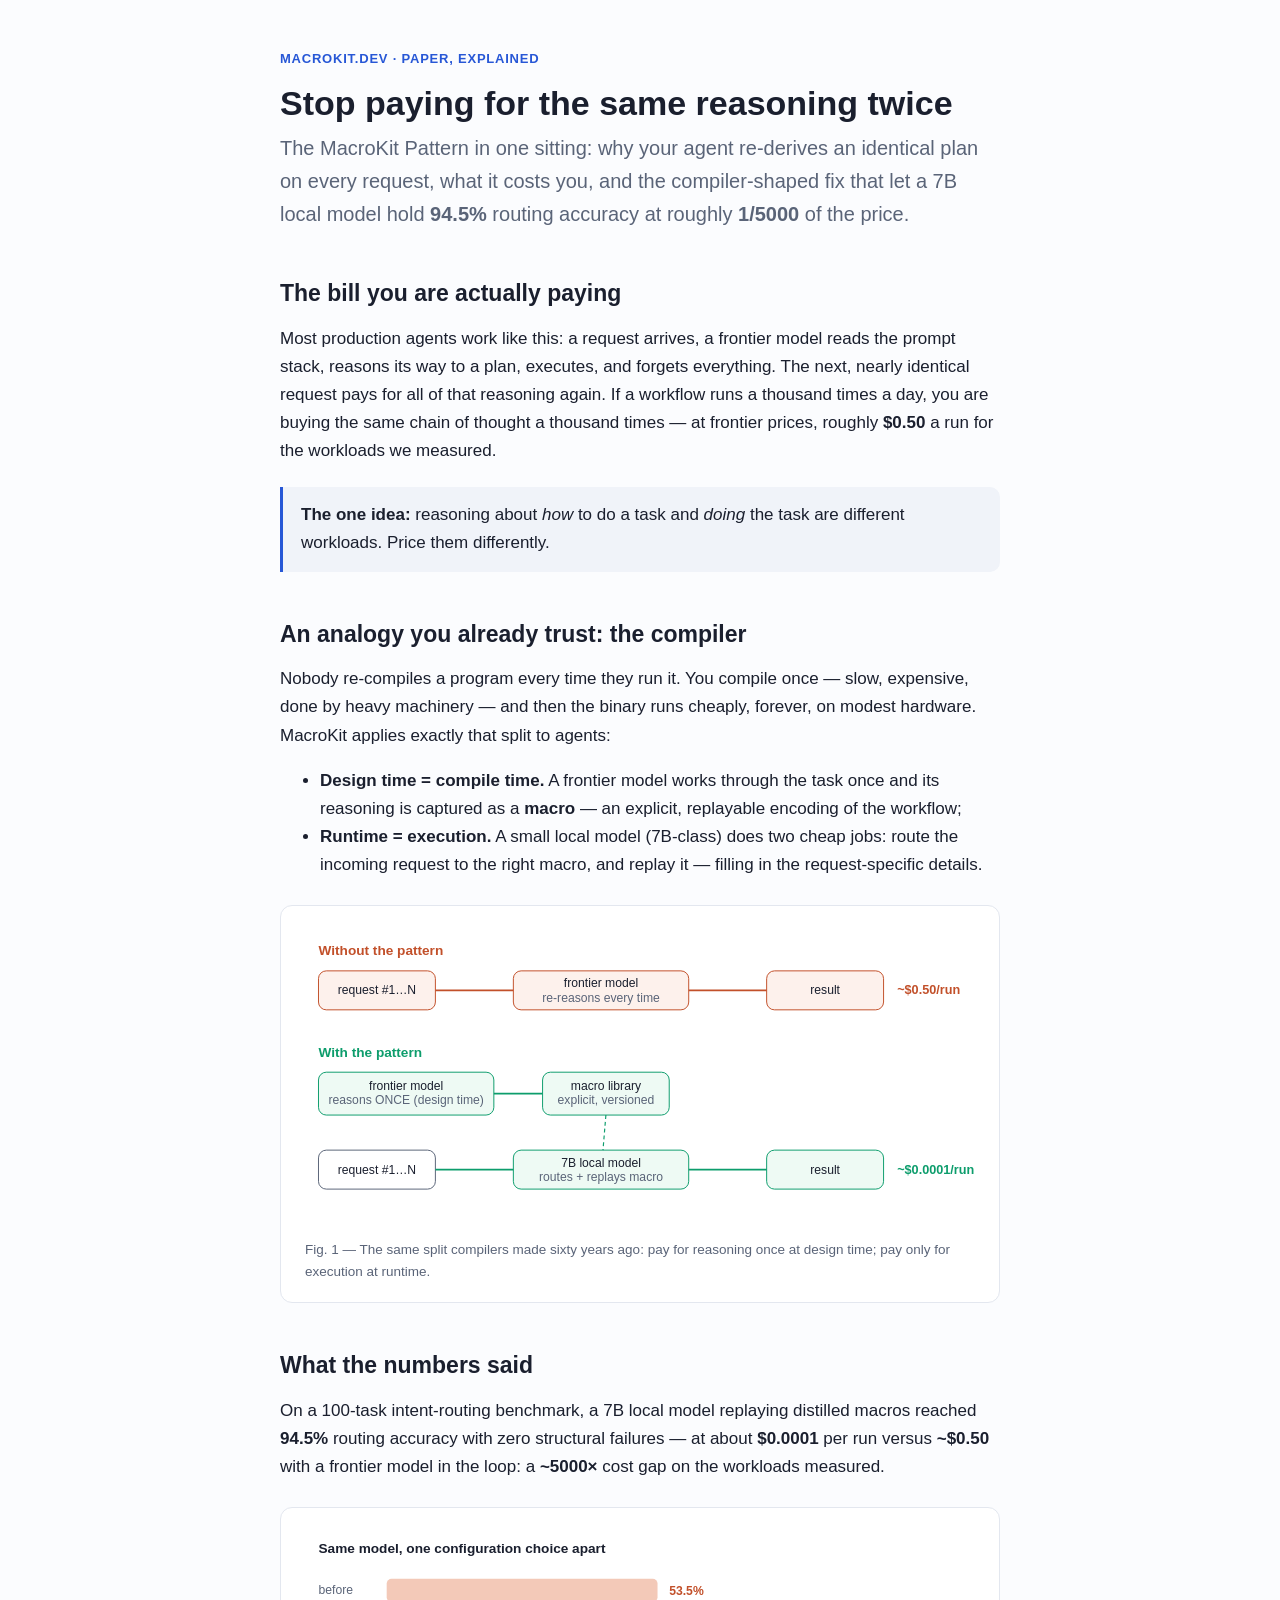
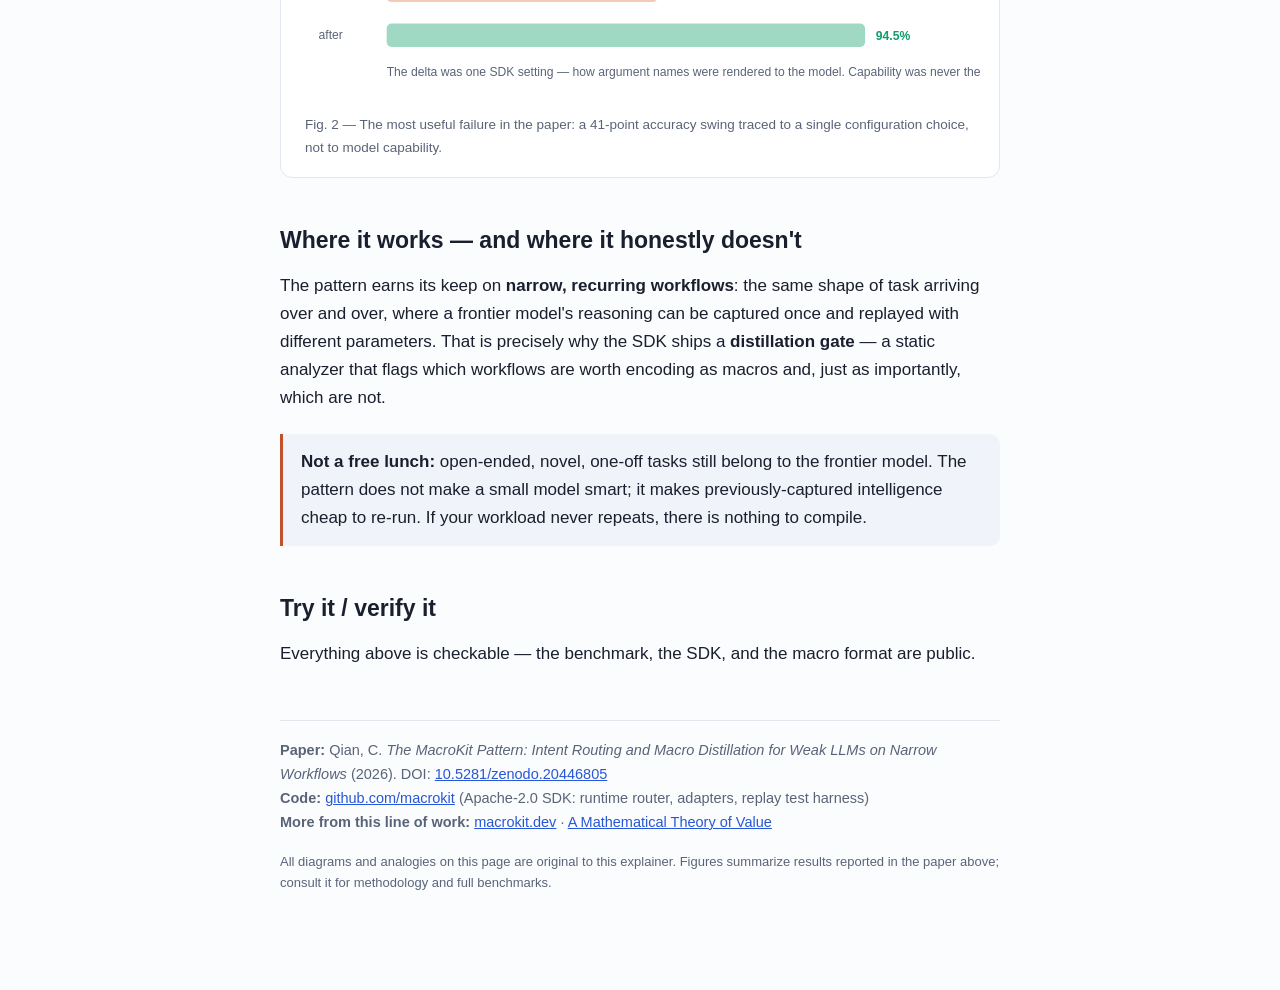
<file: public/explainers/macrokit-pattern.html>
<!doctype html>
<html lang="en">
<head>
<meta charset="utf-8">
<meta name="viewport" content="width=device-width, initial-scale=1">
<title>The MacroKit Pattern, Explained — macrokit.dev</title>
<style>
  :root{
    --ink:#1a1f2e; --sub:#5a6478; --line:#e3e7ef; --bg:#fbfcfe; --card:#ffffff;
    --accent:#2757d6; --accent2:#0d9d6c; --warn:#c2502a; --code:#f0f3f9;
  }
  *{box-sizing:border-box}
  body{margin:0;background:var(--bg);color:var(--ink);
    font:17px/1.65 -apple-system,"Segoe UI",Roboto,Helvetica,Arial,sans-serif}
  main{max-width:760px;margin:0 auto;padding:48px 20px 80px}
  h1{font-size:34px;line-height:1.2;margin:0 0 8px}
  .kicker{color:var(--accent);font-weight:600;letter-spacing:.06em;
    text-transform:uppercase;font-size:13px;margin-bottom:14px}
  .lede{font-size:20px;color:var(--sub);margin:0 0 36px}
  h2{font-size:23px;margin:44px 0 12px}
  p{margin:0 0 16px}
  .fig{background:var(--card);border:1px solid var(--line);border-radius:12px;
    padding:22px 18px 10px;margin:26px 0;overflow-x:auto}
  .fig figcaption{font-size:13.5px;color:var(--sub);padding:10px 6px 8px}
  .callout{border-left:3px solid var(--accent);background:var(--code);
    padding:14px 18px;border-radius:0 10px 10px 0;margin:22px 0}
  .callout.warn{border-color:var(--warn)}
  .num{font-variant-numeric:tabular-nums;font-weight:700}
  code{background:var(--code);padding:2px 6px;border-radius:5px;font-size:.92em}
  .refs{border-top:1px solid var(--line);margin-top:52px;padding-top:18px;
    font-size:14.5px;color:var(--sub)}
  .refs a{color:var(--accent)}
  svg text{font-family:inherit}
</style>
</head>
<body>
<main>
<div class="kicker">macrokit.dev · paper, explained</div>
<h1>Stop paying for the same reasoning twice</h1>
<p class="lede">The MacroKit Pattern in one sitting: why your agent
re-derives an identical plan on every request, what it costs you, and the
compiler-shaped fix that let a 7B local model hold
<span class="num">94.5%</span> routing accuracy at roughly
<span class="num">1/5000</span> of the price.</p>

<h2>The bill you are actually paying</h2>
<p>Most production agents work like this: a request arrives, a frontier
model reads the prompt stack, reasons its way to a plan, executes, and
forgets everything. The next, nearly identical request pays for all of that
reasoning again. If a workflow runs a thousand times a day, you are buying
the same chain of thought a thousand times — at frontier prices, roughly
<span class="num">$0.50</span> a run for the workloads we measured.</p>

<div class="callout"><strong>The one idea:</strong> reasoning about
<em>how</em> to do a task and <em>doing</em> the task are different
workloads. Price them differently.</div>

<h2>An analogy you already trust: the compiler</h2>
<p>Nobody re-compiles a program every time they run it. You compile once —
slow, expensive, done by heavy machinery — and then the binary runs cheaply,
forever, on modest hardware. MacroKit applies exactly that split to agents:</p>
<ul>
  <li><strong>Design time = compile time.</strong> A frontier model works
  through the task once and its reasoning is captured as a
  <strong>macro</strong> — an explicit, replayable encoding of the workflow;</li>
  <li><strong>Runtime = execution.</strong> A small local model (7B-class)
  does two cheap jobs: route the incoming request to the right macro, and
  replay it — filling in the request-specific details.</li>
</ul>

<figure class="fig">
<svg viewBox="0 0 700 300" xmlns="http://www.w3.org/2000/svg" role="img"
  aria-label="Two architectures compared: every-request frontier reasoning versus one-time macro encoding replayed by a local model">
  <text x="20" y="28" font-size="14" font-weight="700" fill="#c2502a">Without the pattern</text>
  <g font-size="12.5" fill="#1a1f2e">
    <rect x="20" y="44" width="120" height="40" rx="8" fill="#fdf1ec" stroke="#c2502a"/>
    <text x="80" y="68" text-anchor="middle">request #1…N</text>
    <rect x="220" y="44" width="180" height="40" rx="8" fill="#fdf1ec" stroke="#c2502a"/>
    <text x="310" y="61" text-anchor="middle">frontier model</text>
    <text x="310" y="76" text-anchor="middle" fill="#5a6478">re-reasons every time</text>
    <rect x="480" y="44" width="120" height="40" rx="8" fill="#fdf1ec" stroke="#c2502a"/>
    <text x="540" y="68" text-anchor="middle">result</text>
    <line x1="140" y1="64" x2="220" y2="64" stroke="#c2502a" stroke-width="1.6"/>
    <line x1="400" y1="64" x2="480" y2="64" stroke="#c2502a" stroke-width="1.6"/>
    <text x="614" y="68" font-size="13" fill="#c2502a" font-weight="700">~$0.50/run</text>
  </g>
  <text x="20" y="132" font-size="14" font-weight="700" fill="#0d9d6c">With the pattern</text>
  <g font-size="12.5" fill="#1a1f2e">
    <rect x="20" y="148" width="180" height="44" rx="8" fill="#eefaf4" stroke="#0d9d6c"/>
    <text x="110" y="166" text-anchor="middle">frontier model</text>
    <text x="110" y="181" text-anchor="middle" fill="#5a6478">reasons ONCE (design time)</text>
    <rect x="250" y="148" width="130" height="44" rx="8" fill="#eefaf4" stroke="#0d9d6c"/>
    <text x="315" y="166" text-anchor="middle">macro library</text>
    <text x="315" y="181" text-anchor="middle" fill="#5a6478">explicit, versioned</text>
    <line x1="200" y1="170" x2="250" y2="170" stroke="#0d9d6c" stroke-width="1.6"/>
    <rect x="20" y="228" width="120" height="40" rx="8" fill="#fff" stroke="#5a6478"/>
    <text x="80" y="252" text-anchor="middle">request #1…N</text>
    <rect x="220" y="228" width="180" height="40" rx="8" fill="#eefaf4" stroke="#0d9d6c"/>
    <text x="310" y="245" text-anchor="middle">7B local model</text>
    <text x="310" y="260" text-anchor="middle" fill="#5a6478">routes + replays macro</text>
    <rect x="480" y="228" width="120" height="40" rx="8" fill="#eefaf4" stroke="#0d9d6c"/>
    <text x="540" y="252" text-anchor="middle">result</text>
    <line x1="140" y1="248" x2="220" y2="248" stroke="#0d9d6c" stroke-width="1.6"/>
    <line x1="400" y1="248" x2="480" y2="248" stroke="#0d9d6c" stroke-width="1.6"/>
    <line x1="315" y1="192" x2="312" y2="228" stroke="#0d9d6c" stroke-width="1.2" stroke-dasharray="4 3"/>
    <text x="614" y="252" font-size="13" fill="#0d9d6c" font-weight="700">~$0.0001/run</text>
  </g>
</svg>
<figcaption>Fig. 1 — The same split compilers made sixty years ago: pay for
reasoning once at design time; pay only for execution at runtime.</figcaption>
</figure>

<h2>What the numbers said</h2>
<p>On a 100-task intent-routing benchmark, a 7B local model replaying
distilled macros reached <span class="num">94.5%</span> routing accuracy with
zero structural failures — at about <span class="num">$0.0001</span> per run
versus <span class="num">~$0.50</span> with a frontier model in the loop:
a <span class="num">~5000×</span> cost gap on the workloads measured.</p>

<figure class="fig">
<svg viewBox="0 0 700 170" xmlns="http://www.w3.org/2000/svg" role="img"
  aria-label="Accuracy bar chart: same 7B model at 53.5 percent with a misconfigured SDK rendering versus 94.5 percent after one configuration fix">
  <text x="20" y="24" font-size="14" font-weight="700" fill="#1a1f2e">Same model, one configuration choice apart</text>
  <g font-size="12.5">
    <text x="20" y="66" fill="#5a6478">before</text>
    <rect x="90" y="50" width="278" height="24" rx="5" fill="#f3c9b8"/>
    <text x="380" y="67" fill="#c2502a" font-weight="700">53.5%</text>
    <text x="20" y="112" fill="#5a6478">after</text>
    <rect x="90" y="96" width="491" height="24" rx="5" fill="#9fd9c3"/>
    <text x="592" y="113" fill="#0d9d6c" font-weight="700">94.5%</text>
    <text x="90" y="150" fill="#5a6478">The delta was one SDK setting — how argument names were rendered
      to the model. Capability was never the bottleneck; configuration was.</text>
  </g>
</svg>
<figcaption>Fig. 2 — The most useful failure in the paper: a
41-point accuracy swing traced to a single configuration choice, not to
model capability.</figcaption>
</figure>

<h2>Where it works — and where it honestly doesn't</h2>
<p>The pattern earns its keep on <strong>narrow, recurring
workflows</strong>: the same shape of task arriving over and over, where a
frontier model's reasoning can be captured once and replayed with different
parameters. That is precisely why the SDK ships a
<strong>distillation gate</strong> — a static analyzer that flags which
workflows are worth encoding as macros and, just as importantly, which are
not.</p>
<div class="callout warn"><strong>Not a free lunch:</strong> open-ended,
novel, one-off tasks still belong to the frontier model. The pattern does
not make a small model smart; it makes previously-captured intelligence
cheap to re-run. If your workload never repeats, there is nothing to
compile.</div>

<h2>Try it / verify it</h2>
<p>Everything above is checkable — the benchmark, the SDK, and the macro
format are public.</p>
<div class="refs">
  <p><strong>Paper:</strong> Qian, C. <em>The MacroKit Pattern: Intent
  Routing and Macro Distillation for Weak LLMs on Narrow Workflows</em>
  (2026). DOI:
  <a href="https://doi.org/10.5281/zenodo.20446805">10.5281/zenodo.20446805</a><br>
  <strong>Code:</strong>
  <a href="https://github.com/macrokit">github.com/macrokit</a>
  (Apache-2.0 SDK: runtime router, adapters, replay test harness)<br>
  <strong>More from this line of work:</strong>
  <a href="https://macrokit.dev">macrokit.dev</a> ·
  <a href="https://value.macrokit.dev">A Mathematical Theory of Value</a></p>
  <p style="font-size:13px">All diagrams and analogies on this page are
  original to this explainer. Figures summarize results reported in the
  paper above; consult it for methodology and full benchmarks.</p>
</div>
</main>
</body>
</html>
</file>
